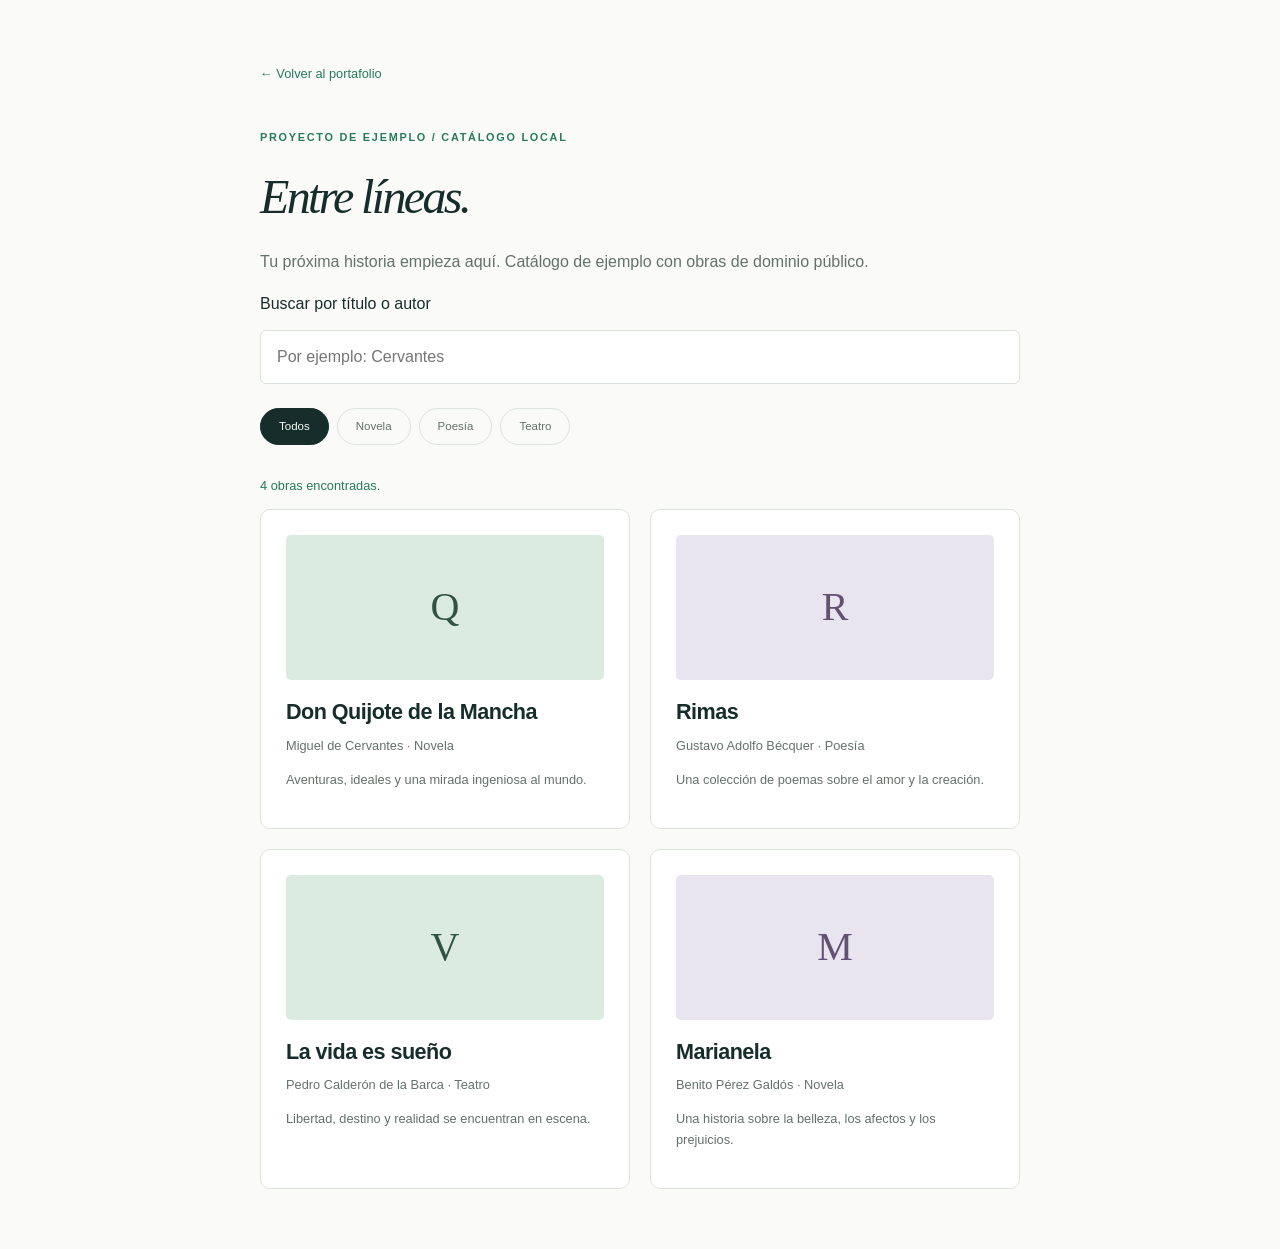
<file: assets/proyectos/biblioteca.html>
<!DOCTYPE html><html lang="es"><head>
<meta charset="UTF-8">
<meta name="viewport" content="width=device-width, initial-scale=1"><title>Entre líneas · Demo de biblioteca</title>
<link rel="stylesheet" href="../../css/styles.css">
<link rel="stylesheet" href="demo.css">
<script src="biblioteca.js" defer></script></head><body>
<main class="demo-shell"><a href="../../index.html#proyectos" class="back-link">← Volver al portafolio</a>
<p class="eyebrow">PROYECTO DE EJEMPLO / CATÁLOGO LOCAL</p>
<h1 class="serif">Entre líneas.</h1>
<p>Tu próxima historia empieza aquí. Catálogo de ejemplo con obras de dominio público.</p>
<label for="book-search">Buscar por título o autor</label>
<input id="book-search" class="search-input" type="search" placeholder="Por ejemplo: Cervantes">
<div class="filters" role="group" aria-label="Filtrar por género">
<button class="filter active" data-genre="todos" aria-pressed="true">Todos</button>
<button class="filter" data-genre="Novela" aria-pressed="false">Novela</button>
<button class="filter" data-genre="Poesía" aria-pressed="false">Poesía</button>
<button class="filter" data-genre="Teatro" aria-pressed="false">Teatro</button></div>
<p id="book-status" role="status"></p>
<div id="book-grid" class="book-grid"></div>
</main>
</body></html>
</file>
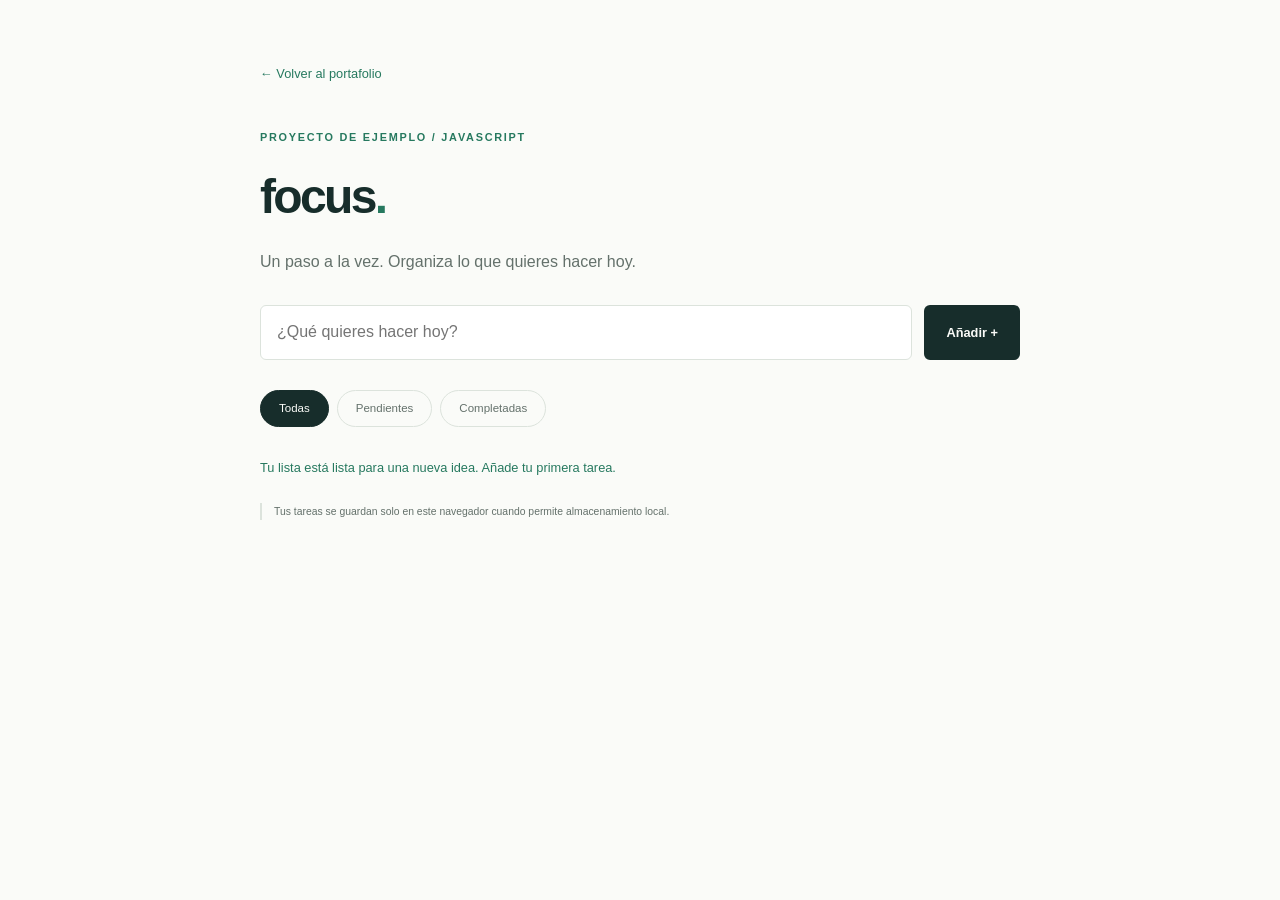
<file: assets/proyectos/tareas.html>
<!DOCTYPE html><html lang="es"><head>
<meta charset="UTF-8">
<meta name="viewport" content="width=device-width, initial-scale=1"><title>Focus · Demo de tareas</title>
<link rel="stylesheet" href="../../css/styles.css">
<link rel="stylesheet" href="demo.css">
<script src="tareas.js" defer></script></head><body>
<main class="demo-shell"><a href="../../index.html#proyectos" class="back-link">← Volver al portafolio</a>
<p class="eyebrow">PROYECTO DE EJEMPLO / JAVASCRIPT</p>
<h1>focus<span class="accent">.</span></h1>
<p>Un paso a la vez. Organiza lo que quieres hacer hoy.</p>
<form id="task-form" class="demo-form">
<label for="task-input" class="sr-only">Nueva tarea</label>
<input id="task-input" placeholder="¿Qué quieres hacer hoy?" maxlength="140" required>
<button class="button primary">Añadir +</button></form>
<div class="filters" role="group" aria-label="Filtrar tareas">
<button class="filter active" data-task-filter="all" aria-pressed="true">Todas</button>
<button class="filter" data-task-filter="pending" aria-pressed="false">Pendientes</button>
<button class="filter" data-task-filter="done" aria-pressed="false">Completadas</button></div>
<ul id="task-list" class="task-list"></ul>
<p id="task-status" role="status"></p>
<p class="example-note" id="storage-note">Tus tareas se guardan solo en este navegador cuando permite almacenamiento local.</p></main>
</body></html>
</file>
<file: css/styles.css>
/* 1. Variables: cambia estos valores para personalizar toda la paleta. */
:root {
  --bg: #fafbf8;
  --surface: #fff;
  --soft: #eff3ee;
  --text: #172d2b;
  --muted: #64716b;
  --accent: #26795f;
  --line: #dce3dc;
  --serif: Georgia, 'Times New Roman', serif;
  --radius: 16px;
  color-scheme: light
}

:root[data-theme="dark"] {
  --bg: #101c1c;
  --surface: #172727;
  --soft: #1c2d2b;
  --text: #edf3ec;
  --muted: #afbeb4;
  --accent: #94d9b4;
  --line: #334642;
  color-scheme: dark
}

* {
  box-sizing: border-box
}

html {
  scroll-behavior: smooth;
  scroll-padding-top: 100px
}

body {
  margin: 0;
  background: var(--bg);
  color: var(--text);
  font-family: Inter, 'Segoe UI', Arial, sans-serif;
  line-height: 1.65;
  transition: background-color .25s, color .25s
}

a {
  color: inherit;
  text-decoration: none
}

button,
input {
  font: inherit
}

button,
a {
  -webkit-tap-highlight-color: transparent
}

button {
  cursor: pointer
}

img {
  max-width: 100%;
  display: block
}

button:focus-visible,
a:focus-visible,
input:focus-visible {
  outline: 3px solid var(--accent);
  outline-offset: 5px
}

::selection {
  background: #b4ddc7;
  color: #142d28
}

[hidden] {
  display: none !important
}

.container {
  width: min(1180px, calc(100% - 96px));
  margin-inline: auto
}

.section {
  padding-block: 108px
}

p {
  color: var(--muted)
}

h1,
h2,
h3,
p {
  margin-top: 0
}

h1,
h2,
h3 {
  line-height: 1.15
}

h2 {
  font-size: clamp(2.1rem, 4vw, 3.4rem);
  font-weight: 550;
  letter-spacing: -.045em;
  margin-bottom: 32px
}

h3 {
  font-size: 1.25rem;
  font-weight: 600;
  letter-spacing: -.025em
}

.serif {
  font-family: var(--serif);
  font-weight: 400;
  font-style: italic
}

.accent {
  color: var(--accent)
}

.eyebrow {
  font-size: .68rem;
  letter-spacing: .16em;
  font-weight: 650;
  color: var(--accent);
  margin-bottom: 24px
}

.sr-only,
.skip-link:not(:focus) {
  position: absolute;
  width: 1px;
  height: 1px;
  padding: 0;
  margin: -1px;
  overflow: hidden;
  clip-path: inset(50%)
}

.skip-link:focus {
  position: fixed;
  top: 12px;
  left: 12px;
  background: var(--surface);
  z-index: 100;
  padding: 12px
}

/* 2. Navegación e inicio. */
.header {
  position: sticky;
  top: 0;
  background: var(--bg);
  z-index: 20;
  border-bottom: 1px solid var(--line)
}

.nav-wrap {
  height: 86px;
  display: flex;
  align-items: center;
  justify-content: space-between;
  gap: 24px
}

.brand {
  font-size: 2.4rem;
  font-weight: 750;
  letter-spacing: -.1em;
  line-height: 1
}

.brand span {
  color: var(--accent)
}

nav {
  display: flex;
  align-items: center;
  gap: 30px;
  margin-left: auto
}

nav a {
  font-size: .8rem;
  color: var(--muted);
  transition: color .2s
}

nav a:hover,
nav a[aria-current] {
  color: var(--accent)
}

.nav-actions {
  display: flex;
  gap: 8px
}

.icon-button {
  display: grid;
  place-items: center;
  background: transparent;
  color: var(--text);
  border: 1px solid var(--line);
  border-radius: 50%;
  width: 38px;
  height: 38px;
  font-size: 1.3rem
}

.icon-button:hover {
  background: var(--soft)
}

.menu-toggle {
  display: none
}

.hero {
  position: relative;
  display: grid;
  grid-template-columns: 1.2fr 1fr;
  gap: 70px;
  align-items: center;
  min-height: 710px;
  padding-top: 65px;
  padding-bottom: 105px
}

.hero .eyebrow {
  display: flex;
  gap: 10px;
  align-items: center
}

.status-dot {
  width: 7px;
  height: 7px;
  background: var(--accent);
  border-radius: 50%;
  box-shadow: 0 0 0 4px var(--soft)
}

h1 {
  font-size: clamp(2.8rem, 4.6vw, 4.4rem);
  font-weight: 550;
  letter-spacing: -.055em;
  margin-bottom: 25px;
  line-height: 1.1
}

.hero-description {
  font-size: .96rem;
  max-width: 460px;
  line-height: 1.85
}

.button-group {
  display: flex;
  gap: 12px;
  flex-wrap: wrap;
  margin-top: 30px
}

.button {
  border: 1px solid transparent;
  border-radius: 6px;
  display: inline-flex;
  align-items: center;
  justify-content: center;
  gap: 24px;
  padding: 13px 21px;
  font-size: .8rem;
  font-weight: 600;
  transition: transform .2s, background .2s
}

.button:hover {
  transform: translateY(-3px)
}

.primary {
  background: var(--text);
  color: var(--bg)
}

.secondary {
  border-color: var(--line);
  background: transparent;
  color: var(--text)
}

.secondary:hover {
  background: var(--soft)
}

.hero-note {
  display: flex;
  align-items: center;
  gap: 12px;
  font-size: .67rem;
  color: var(--muted);
  margin-top: 35px
}

.small-line {
  height: 1px;
  width: 25px;
  background: var(--accent)
}

.hero-art {
  position: relative;
  padding: 12px 10px 25px
}

.photo-frame {
  position: relative;
  max-width: 410px;
  margin-left: auto;
  border-radius: 160px 160px 10px 10px;
  overflow: hidden;
  background: #dce7da
}

.photo-frame img {
  width: 100%;
  height: 450px;
  object-fit: cover
}

.photo-label {
  position: absolute;
  bottom: 22px;
  left: 0;
  right: 0;
  text-align: center;
  font-size: .54rem;
  letter-spacing: .16em;
  color: #244839
}

.floating-tag {
  position: absolute;
  bottom: 55px;
  left: -24px;
  background: var(--surface);
  padding: 18px 20px;
  display: flex;
  align-items: center;
  gap: 14px;
  border: 1px solid var(--line);
  border-radius: 10px;
  box-shadow: 0 14px 45px #112a2510;
  font-size: .72rem;
  font-weight: 600;
  transform: rotate(-3deg)
}

.floating-tag small {
  display: block;
  font-size: .64rem;
  font-weight: 400;
  color: var(--muted);
  margin-top: 3px
}

.code-symbol {
  font-family: monospace;
  font-size: 1.35rem;
  color: var(--accent);
  background: var(--soft);
  padding: 8px;
  border-radius: 6px
}

.art-coordinate {
  position: absolute;
  right: 8px;
  bottom: 0;
  font-size: .52rem;
  letter-spacing: .14em;
  color: var(--muted)
}

.scroll-cue {
  position: absolute;
  bottom: 28px;
  left: 0;
  display: flex;
  align-items: center;
  gap: 20px;
  font-size: .56rem;
  letter-spacing: .15em;
  color: var(--muted)
}

.scroll-cue span {
  font-size: 1rem
}

.tech-strip {
  border-block: 1px solid var(--line);
  background: var(--soft)
}

.tech-strip .container {
  display: flex;
  align-items: center;
  justify-content: space-between;
  gap: 32px;
  padding-block: 22px
}

.tech-strip span {
  font-size: .56rem;
  letter-spacing: .12em;
  color: var(--muted)
}

.tech-strip p {
  margin: 0;
  font-size: .9rem;
  color: var(--text);
  display: flex;
  gap: 28px;
  align-items: center
}

.tech-strip b {
  color: var(--accent);
  font-size: .8rem
}

/* 3. Secciones y tarjetas. */
.section-heading {
  margin-bottom: 45px
}

.section-heading h2 {
  margin-bottom: 0
}

.horizontal {
  display: flex;
  justify-content: space-between;
  align-items: flex-end;
  gap: 30px
}

.horizontal>p {
  font-size: .82rem;
  margin-bottom: 4px
}

.about-grid {
  display: grid;
  grid-template-columns: 1.25fr 1fr;
  gap: 100px
}

.about-main p {
  font-size: .88rem
}

.about-main .large-text {
  font-size: 1.32rem;
  color: var(--text);
  line-height: 1.6;
  letter-spacing: -.025em
}

.example-note {
  font-size: .65rem !important;
  border-left: 2px solid var(--line);
  padding-left: 12px;
  margin-top: 25px
}

.timeline {
  border-left: 1px solid var(--line);
  padding-left: 28px
}

.timeline article {
  position: relative;
  margin-bottom: 30px
}

.timeline article:before {
  content: '';
  position: absolute;
  left: -33px;
  top: 6px;
  width: 8px;
  height: 8px;
  background: var(--accent);
  border: 2px solid var(--bg);
  border-radius: 50%
}

.timeline span {
  font-size: .57rem;
  letter-spacing: .13em;
  color: var(--muted)
}

.timeline h3 {
  font-size: 1rem;
  margin: 8px 0
}

.timeline p {
  font-size: .79rem
}

.skills-section {
  background: var(--soft)
}

.skills-grid {
  display: grid;
  grid-template-columns: repeat(4, 1fr);
  gap: 16px
}

.skill-card {
  position: relative;
  background: var(--bg);
  border: 1px solid var(--line);
  border-radius: 10px;
  padding: 30px 23px;
  transition: transform .25s, border-color .25s
}

.skill-card:hover {
  transform: translateY(-6px);
  border-color: var(--accent)
}

.skill-number {
  position: absolute;
  right: 20px;
  top: 22px;
  font-size: .6rem;
  color: var(--muted)
}

.skill-icon {
  display: block;
  font-family: monospace;
  font-size: 1.7rem;
  color: var(--accent);
  margin: 12px 0 28px
}

.skill-card h3 {
  font-size: 1rem
}

.skill-card p {
  font-size: .75rem
}

.tags {
  display: flex;
  list-style: none;
  flex-wrap: wrap;
  gap: 7px;
  padding: 0;
  margin: 22px 0 0
}

.tags li {
  border: 1px solid var(--line);
  border-radius: 4px;
  padding: 3px 8px;
  font-size: .59rem;
  color: var(--muted)
}

.filters {
  display: flex;
  gap: 8px;
  flex-wrap: wrap;
  margin-bottom: 30px
}

.filter {
  border: 1px solid var(--line);
  border-radius: 30px;
  padding: 8px 18px;
  background: transparent;
  color: var(--muted);
  font-size: .72rem
}

.filter.active {
  background: var(--text);
  color: var(--bg);
  border-color: var(--text)
}

.filter span {
  font-size: .56rem;
  margin-left: 8px
}

.projects-grid {
  display: grid;
  grid-template-columns: repeat(2, minmax(0, 1fr));
  gap: 48px 30px
}

.project-card:last-child {
  grid-column: 1 / -1;
  display: grid;
  grid-template-columns: 1fr 1fr;
  column-gap: 35px;
  align-content: center
}

.project-card:last-child .project-image {
  grid-row: 1 / 6
}

.project-card:last-child .project-meta {
  align-self: end
}

.project-image {
  display: block;
  position: relative;
  overflow: hidden;
  border-radius: 12px
}

.project-image img {
  width: 100%;
  height: auto;
  transition: transform .5s
}

.project-image:hover img {
  transform: scale(1.035)
}

.project-open {
  position: absolute;
  bottom: 15px;
  right: 15px;
  display: grid;
  place-items: center;
  width: 35px;
  height: 35px;
  border-radius: 50%;
  color: #243e35;
  background: white
}

.project-meta {
  display: flex;
  justify-content: space-between;
  font-size: .56rem;
  letter-spacing: .13em;
  color: var(--accent);
  margin: 23px 0 12px
}

.project-card h3 {
  font-size: 1.22rem;
  margin-bottom: 10px
}

.project-card>p {
  font-size: .8rem;
  max-width: 450px;
  margin-bottom: 0
}

.project-card .tags {
  margin-top: 16px
}

.project-links {
  display: flex;
  gap: 25px;
  margin-top: 24px;
  font-size: .72rem;
  font-weight: 600
}

.project-links a:hover {
  text-decoration: underline;
  text-underline-offset: 5px
}

.education-section {
  background: var(--soft)
}

.cert-grid {
  display: grid;
  grid-template-columns: repeat(3, 1fr);
  gap: 22px
}

.certificate {
  background: var(--bg);
  border: 1px solid var(--line);
  border-radius: 10px;
  overflow: hidden
}

.certificate>img {
  width: 100%;
  height: 175px;
  object-fit: contain;
  border-bottom: 1px solid var(--line)
}

.certificate-body {
  padding: 24px
}

.example-badge {
  display: block;
  font-size: .48rem;
  letter-spacing: .07em;
  color: var(--accent);
  margin-bottom: 14px
}

.certificate h3 {
  font-size: 1rem;
  line-height: 1.4;
  min-height: 45px;
  margin-bottom: 10px
}

.certificate p {
  font-size: .69rem
}

.certificate a {
  display: flex;
  justify-content: space-between;
  font-size: .73rem;
  border-top: 1px solid var(--line);
  padding-top: 15px;
  margin-top: 22px
}

.certificate a:hover {
  color: var(--accent)
}

.contact-panel {
  border-radius: 15px;
  background: var(--soft);
  padding: 65px;
  display: grid;
  grid-template-columns: 1fr auto;
  gap: 40px
}

.contact-panel h2 {
  font-size: clamp(2rem, 3.8vw, 3.4rem)
}

.contact-panel p {
  font-size: .82rem
}

.contact-email {
  display: block;
  width: fit-content;
  font-size: clamp(1rem, 2.5vw, 1.7rem);
  letter-spacing: -.04em;
  border-bottom: 1px solid var(--accent);
  padding-bottom: 7px;
  margin-top: 30px;
  overflow-wrap: anywhere
}

.contact-email span {
  margin-left: 20px;
  color: var(--accent)
}

.copy-button {
  padding: 8px 0;
  background: transparent;
  border: 0;
  color: var(--muted);
  font-size: .66rem
}

.copy-status {
  display: block;
  color: var(--accent);
  font-size: .72rem
}

.contact-socials {
  display: flex;
  flex-direction: column;
  justify-content: center;
  min-width: 150px
}

.contact-socials>span {
  font-size: .55rem;
  letter-spacing: .15em;
  color: var(--muted);
  margin-bottom: 15px
}

.contact-socials a {
  font-size: .85rem;
  border-bottom: 1px solid var(--line);
  padding-block: 13px
}

.contact-socials a:hover {
  color: var(--accent)
}

.contact-socials small {
  max-width: 160px;
  color: var(--muted);
  font-size: .6rem;
  margin-top: 16px
}

.footer {
  display: flex;
  justify-content: space-between;
  align-items: center;
  gap: 20px;
  border-top: 1px solid var(--line);
  padding-block: 30px
}

.footer p {
  margin: 0;
  font-size: .65rem
}

.footer>a:last-child {
  font-size: .65rem
}

dialog {
  background: var(--surface);
  color: var(--text);
  border: 1px solid var(--line);
  border-radius: 15px;
  width: min(500px, calc(100% - 32px));
  padding: 0
}

dialog::backdrop {
  background: #0d242bc4;
  backdrop-filter: blur(4px)
}

.dialog-content {
  position: relative;
  padding: 40px
}

.dialog-content>.icon-button {
  position: absolute;
  top: 12px;
  right: 12px
}

.dialog-content h2 {
  font-size: 1.8rem
}

.dialog-content p:not(.eyebrow) {
  font-size: .88rem
}

.noscript {
  padding: 16px;
  text-align: center
}

.reveal-ready {
  opacity: 0;
  transform: translateY(20px);
  transition: opacity .6s, transform .6s
}

.reveal-ready.visible {
  opacity: 1;
  transform: translateY(0)
}

/* 4. Tablets, móviles y preferencias de accesibilidad. */
@media(min-width:1440px) {
  .hero {
    min-height: 760px
  }
}

@media(max-width:1000px) {
  .container {
    width: calc(100% - 56px)
  }

  nav {
    gap: 18px
  }

  .hero {
    gap: 30px;
    min-height: 650px
  }

  .hero-art {
    padding-left: 10px
  }

  .photo-frame img {
    height: 390px
  }

  .floating-tag {
    left: -8px;
    padding: 13px;
    font-size: .62rem
  }

  .about-grid {
    gap: 45px
  }

  .skills-grid {
    grid-template-columns: repeat(2, 1fr)
  }

  .tech-strip p {
    gap: 14px;
    font-size: .75rem
  }

  .contact-panel {
    padding: 40px
  }

  .certificate-body {
    padding: 18px
  }
}

@media(max-width:720px) {
  .container {
    width: calc(100% - 40px)
  }

  .nav-wrap {
    height: 70px
  }

  .menu-toggle {
    display: grid
  }

  nav {
    position: absolute;
    left: 0;
    right: 0;
    top: 70px;
    background: var(--bg);
    border-bottom: 1px solid var(--line);
    padding: 22px;
    display: flex;
    flex-direction: column;
    align-items: stretch;
    gap: 0
  }

  nav a {
    padding: 12px
  }

  body.js-enabled nav:not(.open) {
    display: none
  }

  body:not(.js-enabled) .header {
    position: relative
  }

  body:not(.js-enabled) nav {
    position: static;
    flex-wrap: wrap;
    flex-direction: row;
    padding: 0
  }

  body:not(.js-enabled) .nav-wrap {
    height: auto;
    flex-wrap: wrap;
    padding-block: 12px
  }

  body:not(.js-enabled) .nav-actions {
    display: none
  }

  .hero {
    grid-template-columns: 1fr;
    padding-top: 45px;
    padding-bottom: 65px;
    gap: 40px
  }

  h1 {
    font-size: clamp(2.5rem, 9.4vw, 4rem)
  }

  .hero-description {
    max-width: 100%;
    font-size: .9rem
  }

  .hero-art {
    width: min(380px, 90%);
    margin: auto;
    padding: 0 8px 30px
  }

  .photo-frame img {
    height: 350px
  }

  .floating-tag {
    bottom: 55px;
    left: -12px
  }

  .hero-note {
    margin-top: 24px
  }

  .scroll-cue {
    bottom: 12px
  }

  .tech-strip .container {
    flex-direction: column;
    gap: 12px;
    padding-block: 20px
  }

  .tech-strip p {
    flex-wrap: wrap;
    justify-content: center;
    gap: 10px
  }

  .section {
    padding-block: 65px
  }

  .section-heading {
    margin-bottom: 30px
  }

  .horizontal {
    display: block
  }

  .horizontal>p {
    margin-top: 20px
  }

  .about-grid {
    grid-template-columns: 1fr;
    gap: 30px
  }

  .skills-grid {
    gap: 12px
  }

  .skill-card {
    padding: 22px 16px
  }

  .skill-card .tags {
    gap: 5px
  }

  .projects-grid {
    grid-template-columns: 1fr;
    gap: 40px
  }

  .project-card:last-child {
    display: block;
    grid-column: auto
  }

  .project-card h3 {
    font-size: 1.2rem
  }

  .cert-grid {
    grid-template-columns: 1fr
  }

  .certificate {
    display: grid;
    grid-template-columns: 1fr 1.5fr
  }

  .certificate>img {
    height: 100%;
    object-fit: contain;
    border: 0
  }

  .certificate h3 {
    min-height: 0
  }

  .example-badge {
    font-size: .45rem
  }

  .certificate p {
    font-size: .65rem
  }

  .contact-panel {
    grid-template-columns: 1fr;
    padding: 30px 24px;
    gap: 30px
  }

  .contact-socials {
    min-width: 0
  }

  .contact-socials small {
    max-width: none
  }

  .footer {
    flex-wrap: wrap
  }

  .footer p {
    order: 3;
    flex-basis: 100%
  }

  .dialog-content {
    padding: 35px 24px
  }
}

@media(max-width:380px) {
  .skills-grid {
    grid-template-columns: 1fr
  }

  .certificate {
    display: block
  }

  .certificate>img {
    height: 150px
  }

  .button-group .button {
    width: 100%
  }

  .hero-art {
    width: 95%
  }
}

@media(prefers-reduced-motion:reduce) {
  html {
    scroll-behavior: auto
  }

  *,
  *::before,
  *::after {
    animation: none !important;
    transition: none !important
  }

  .reveal-ready {
    opacity: 1;
    transform: none
  }
}

/* CanoTips: estilos limitados a Proyectos; conserva las variables y temas actuales. */
#proyectos .projects-featured {
  grid-template-columns: minmax(0, 1fr);
}

#proyectos .project-featured-card {
  display: grid;
  grid-column: 1 / -1;
  grid-template-columns: minmax(0, .85fr) minmax(0, 1.15fr);
  align-items: center;
  gap: 48px;
  padding: 32px;
  border: 1px solid var(--line);
  border-radius: var(--radius);
  background: var(--surface);
}

#proyectos .project-featured-card .project-image {
  grid-row: auto;
  display: flex;
  justify-content: center;
  align-items: center;
  padding: 24px;
  background: var(--soft);
}

#proyectos .project-featured-card .project-image img {
  width: 100%;
  max-width: 260px;
  height: auto;
  object-fit: contain;
  border-radius: 12px;
}

#proyectos .project-featured-card .project-image:hover img {
  transform: translateY(-4px);
}

#proyectos .project-copy {
  min-width: 0;
}

#proyectos .project-copy .project-meta {
  margin-top: 0;
}

#proyectos .project-copy h3 {
  font-size: clamp(2rem, 4vw, 3rem);
  margin-bottom: 12px;
}

#proyectos .project-tagline {
  color: var(--accent);
  font-size: 1rem;
  margin-bottom: 20px;
}

#proyectos .project-description {
  font-size: .9rem;
  line-height: 1.85;
  max-width: 480px;
  margin-bottom: 0;
}

#proyectos .project-links {
  flex-wrap: wrap;
  margin-top: 28px;
}

#proyectos .project-links .button {
  gap: 12px;
}

#proyectos .project-links .button:hover {
  text-decoration: none;
}

#proyectos .github-icon {
  flex-shrink: 0;
}

@media (max-width: 720px) {
  #proyectos .project-featured-card {
    grid-template-columns: minmax(0, 1fr);
    gap: 28px;
    padding: 20px;
  }

  #proyectos .project-featured-card .project-image {
    padding: 20px;
  }
}


.tech-strip .container {
  display: flex;
  align-items: center;
  justify-content: space-between;
  gap: 30px;
}

.tech-list {
  display: flex;
  align-items: center;
  flex-wrap: wrap;
  gap: 25px;
}

.tech-item {
  display: inline-flex;
  align-items: center;
  gap: 9px;
  font-size: 16px;
  color: #f0f5f1;
  white-space: nowrap;
  transition: transform 0.3s ease;
}

.tech-item i {
  font-size: 25px;
}

.tech-item:hover {
  transform: translateY(-4px);
}

@media (max-width: 768px) {
  .tech-strip .container {
    flex-direction: column;
    text-align: center;
  }

  .tech-list {
    justify-content: center;
    gap: 18px;
  }
}
</file>
<file: assets/proyectos/demo.css>
.demo-shell{width:min(760px,calc(100% - 40px));margin:60px auto}.demo-shell h1{font-size:3rem}.back-link{display:inline-block;font-size:.8rem;margin-bottom:45px;color:var(--accent)}.demo-form{display:flex;gap:12px;margin:30px 0}.demo-form input,.search-input{min-width:0;flex:1;padding:13px 16px;border:1px solid var(--line);border-radius:6px;background:var(--surface);color:var(--text)}.task-list{list-style:none;padding:0}.task-row{display:flex;align-items:center;gap:15px;border:1px solid var(--line);border-radius:8px;padding:17px;margin-bottom:10px;background:var(--surface)}.task-row label{display:flex;align-items:center;gap:15px;flex:1;overflow-wrap:anywhere;min-width:0}.task-row input{accent-color:var(--accent);width:18px;height:18px;flex-shrink:0}.task-row.done span{text-decoration:line-through;color:var(--muted)}.task-delete{border:0;background:var(--soft);color:var(--text);border-radius:5px;padding:5px 10px}.book-grid{display:grid;grid-template-columns:repeat(2,1fr);gap:20px}.book{background:var(--surface);border:1px solid var(--line);border-radius:10px;padding:25px}.book-cover{height:145px;border-radius:5px;background:#dcebe0;display:grid;place-items:center;font-family:Georgia,serif;color:#315344;font-size:2.5rem;margin-bottom:20px}.book:nth-child(even) .book-cover{background:#e8e4f0;color:#625170}.book h2{font-size:1.35rem;margin-bottom:10px;letter-spacing:-.025em}.book p{font-size:.8rem}.search-input{width:100%;margin:12px 0 24px}#task-status,#book-status{font-size:.8rem;color:var(--accent)}@media(max-width:480px){.demo-form{flex-direction:column}.book-grid{grid-template-columns:1fr}.demo-shell{margin-top:30px}}
</file>
